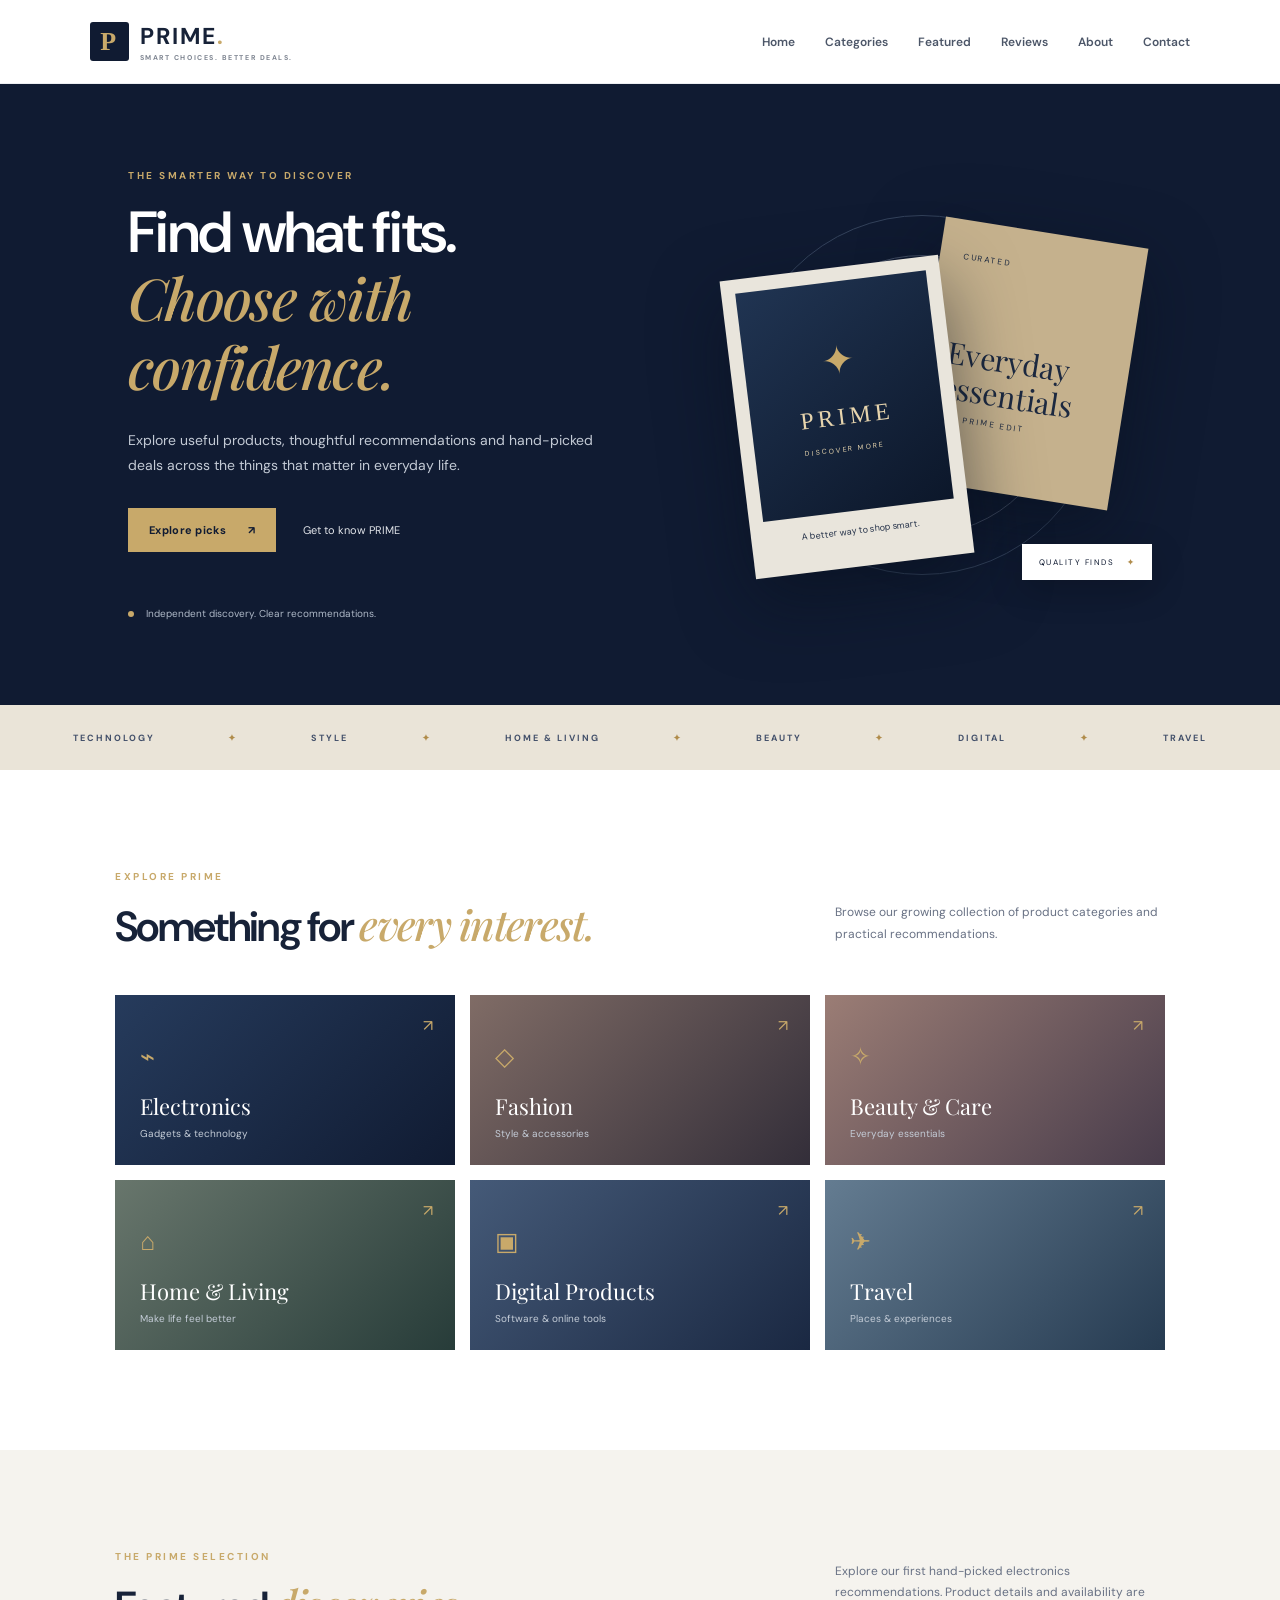
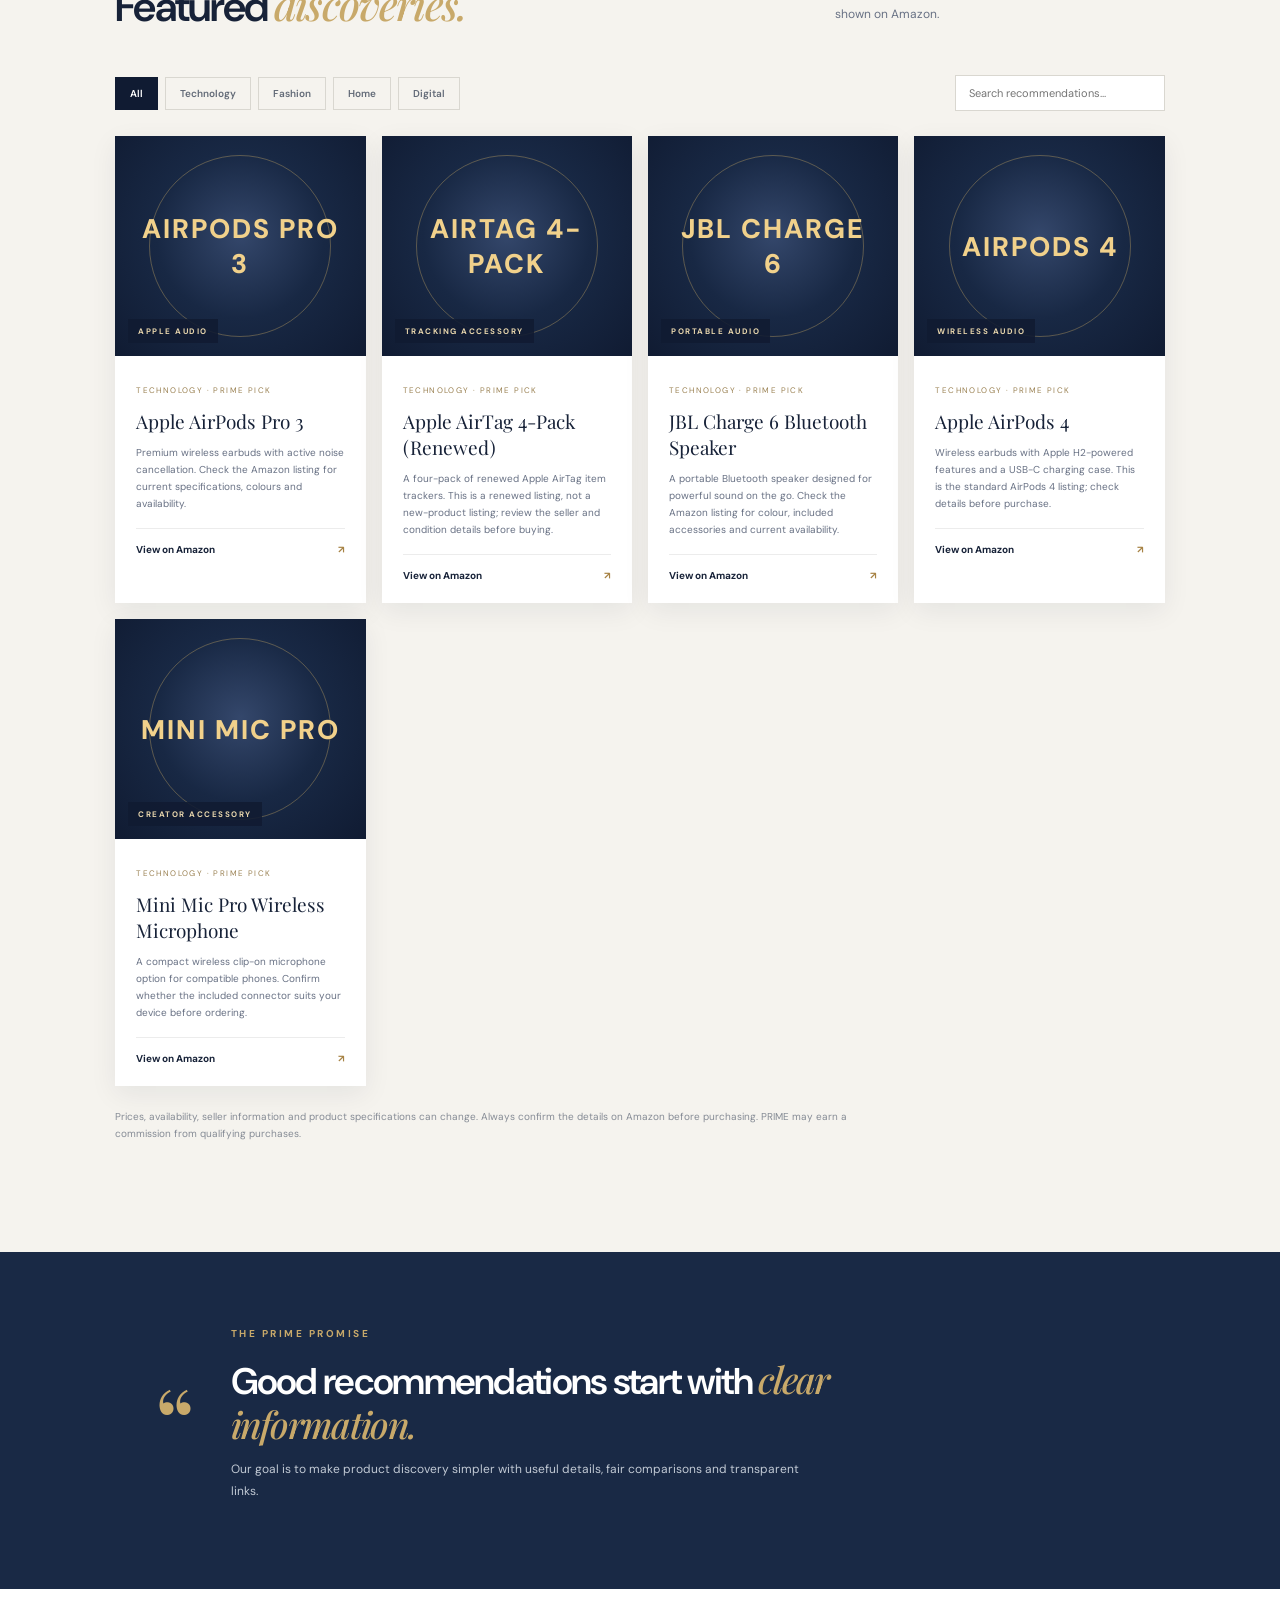
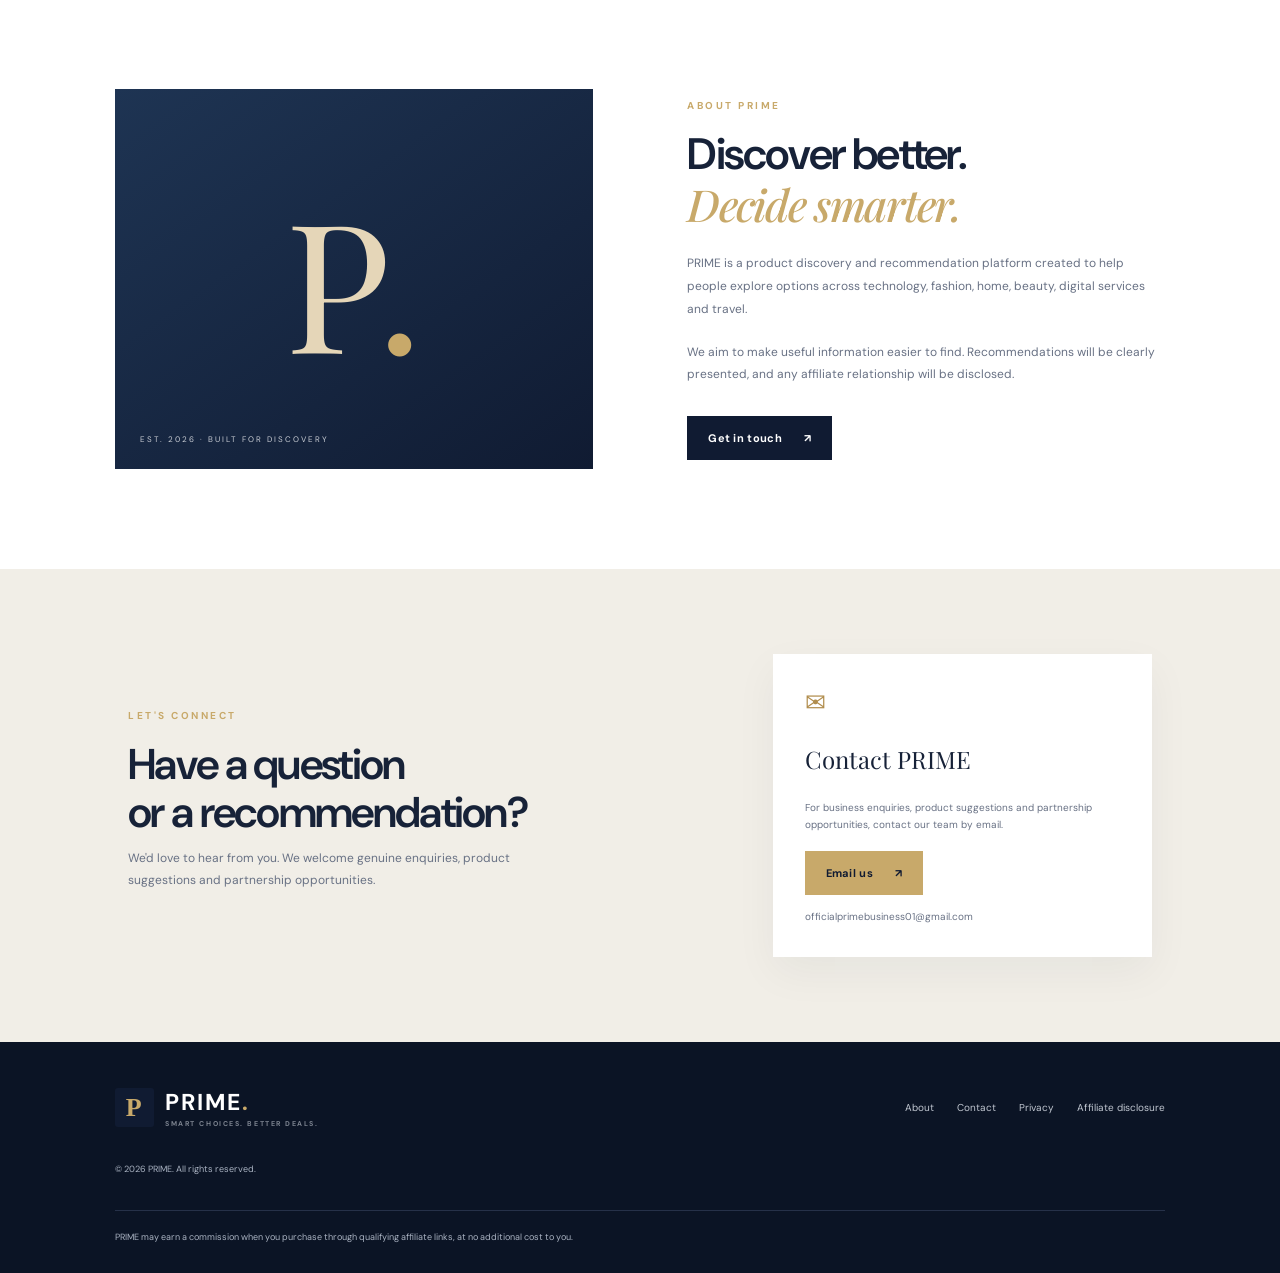
<file: index.html>
<!doctype html>
<html lang="en">
<head>
  <meta charset="utf-8">
  <meta name="viewport" content="width=device-width, initial-scale=1">
  <meta name="description" content="PRIME helps you discover useful products, compare options and explore deals from trusted sellers.">
  <meta name="theme-color" content="#101b32">
  <title>PRIME — Smart Choices. Better Deals.</title>
  <link rel="stylesheet" href="styles.css">
</head>
<body>
<header class="site-header">
  <a class="brand" href="#home" aria-label="PRIME home"><span class="brand-mark">P</span><span>PRIME<span class="brand-dot">.</span><small>SMART CHOICES. BETTER DEALS.</small></span></a>
  <button class="menu-toggle" aria-label="Open menu" aria-expanded="false">☰</button>
  <nav class="nav">
    <a href="#home">Home</a><a href="#categories">Categories</a><a href="#featured">Featured</a>
    <a href="#reviews">Reviews</a><a href="#about">About</a><a href="#contact">Contact</a>
  </nav>
</header>

<main>
<section class="hero" id="home">
  <div class="hero-copy">
    <p class="eyebrow">THE SMARTER WAY TO DISCOVER</p>
    <h1>Find what fits.<br><em>Choose with confidence.</em></h1>
    <p class="hero-text">Explore useful products, thoughtful recommendations and hand-picked deals across the things that matter in everyday life.</p>
    <div class="hero-actions"><a class="button button-gold" href="#featured">Explore picks <span>↗</span></a><a class="text-link" href="#about">Get to know PRIME</a></div>
    <div class="trust-line"><span class="trust-dot"></span> Independent discovery. Clear recommendations.</div>
  </div>
  <div class="hero-art" aria-label="Decorative premium product display">
    <div class="orbit orbit-one"></div><div class="orbit orbit-two"></div>
    <div class="hero-card card-back"><span>CURATED</span><b>Everyday<br>essentials</b><small>THE PRIME EDIT</small></div>
    <div class="hero-card card-front"><div class="device-screen"><span class="screen-spark">✦</span><span>PRIME<br><small>DISCOVER MORE</small></span></div><div class="card-caption">A better way to shop smart.</div></div>
    <div class="floating-tag">QUALITY FINDS <b>✦</b></div>
  </div>
</section>

<section class="ticker"><span>TECHNOLOGY</span><i>✦</i><span>STYLE</span><i>✦</i><span>HOME & LIVING</span><i>✦</i><span>BEAUTY</span><i>✦</i><span>DIGITAL</span><i>✦</i><span>TRAVEL</span></section>

<section class="section" id="categories">
  <div class="section-heading"><div><p class="eyebrow">EXPLORE PRIME</p><h2>Something for <em>every interest.</em></h2></div><p>Browse our growing collection of product categories and practical recommendations.</p></div>
  <div class="category-grid">
    <a class="category cat-tech" href="#featured"><span class="category-icon">⌁</span><b>Electronics</b><small>Gadgets & technology</small><span class="arrow">↗</span></a>
    <a class="category cat-style" href="#featured"><span class="category-icon">◇</span><b>Fashion</b><small>Style & accessories</small><span class="arrow">↗</span></a>
    <a class="category cat-beauty" href="#featured"><span class="category-icon">✧</span><b>Beauty & Care</b><small>Everyday essentials</small><span class="arrow">↗</span></a>
    <a class="category cat-home" href="#featured"><span class="category-icon">⌂</span><b>Home & Living</b><small>Make life feel better</small><span class="arrow">↗</span></a>
    <a class="category cat-digital" href="#featured"><span class="category-icon">▣</span><b>Digital Products</b><small>Software & online tools</small><span class="arrow">↗</span></a>
    <a class="category cat-travel" href="#featured"><span class="category-icon">✈</span><b>Travel</b><small>Places & experiences</small><span class="arrow">↗</span></a>
  </div>
</section>

<section class="featured-section" id="featured">
  <div class="section-heading"><div><p class="eyebrow">THE PRIME SELECTION</p><h2>Featured <em>discoveries.</em></h2></div><p>Explore our first hand-picked electronics recommendations. Product details and availability are shown on Amazon.</p></div>
  <div class="toolbar"><div class="filters" role="group" aria-label="Filter products"><button class="filter active" data-filter="all">All</button><button class="filter" data-filter="technology">Technology</button><button class="filter" data-filter="fashion">Fashion</button><button class="filter" data-filter="home">Home</button><button class="filter" data-filter="digital">Digital</button></div><input id="search" type="search" placeholder="Search recommendations..." aria-label="Search recommendations"></div>
  <div class="product-grid" id="product-grid">
    <article class="product-card" data-category="technology"><div class="product-photo prime-product-art"><span class="photo-tag">APPLE AUDIO</span><div class="product-art-label">AIRPODS PRO 3</div></div><div class="product-info"><small>TECHNOLOGY · PRIME PICK</small><h3>Apple AirPods Pro 3</h3><p>Premium wireless earbuds with active noise cancellation. Check the Amazon listing for current specifications, colours and availability.</p><a class="product-link" href="https://www.amazon.com/Apple-Cancellation-Translation-Headphones-High-Fidelity/dp/B0FQFB8FMG?linkCode=ll2&tag=primebusine08-20&linkId=8381d43de99c7e36f9fa5f510024480e&language=en_US&gaOptInStatus=true&ref_=as_li_ss_tl" target="_blank" rel="sponsored nofollow noopener">View on Amazon <span>↗</span></a></div></article>
    <article class="product-card" data-category="technology"><div class="product-photo prime-product-art"><span class="photo-tag">TRACKING ACCESSORY</span><div class="product-art-label">AIRTAG 4-PACK</div></div><div class="product-info"><small>TECHNOLOGY · PRIME PICK</small><h3>Apple AirTag 4-Pack (Renewed)</h3><p>A four-pack of renewed Apple AirTag item trackers. This is a renewed listing, not a new-product listing; review the seller and condition details before buying.</p><a class="product-link" href="https://www.amazon.com/Apple-AirTag-Tracking-Device-Renewed/dp/B0DJ1P83SN?linkCode=ll2&tag=primebusine08-20&linkId=e7dd6007ec454a1543aefc316a2f91ad&language=en_US&gaOptInStatus=true&ref_=as_li_ss_tl" target="_blank" rel="sponsored nofollow noopener">View on Amazon <span>↗</span></a></div></article>
    <article class="product-card" data-category="technology"><div class="product-photo prime-product-art"><span class="photo-tag">PORTABLE AUDIO</span><div class="product-art-label">JBL CHARGE 6</div></div><div class="product-info"><small>TECHNOLOGY · PRIME PICK</small><h3>JBL Charge 6 Bluetooth Speaker</h3><p>A portable Bluetooth speaker designed for powerful sound on the go. Check the Amazon listing for colour, included accessories and current availability.</p><a class="product-link" href="https://www.amazon.com/JBL-Charge-Waterproof-Drop-Proof-Built/dp/B0DN35M7S9?linkCode=ll2&tag=primebusine08-20&linkId=1b91e286e5e44388a0f91e5b7850bd16&language=en_US&gaOptInStatus=true&ref_=as_li_ss_tl" target="_blank" rel="sponsored nofollow noopener">View on Amazon <span>↗</span></a></div></article>
    <article class="product-card" data-category="technology"><div class="product-photo prime-product-art"><span class="photo-tag">WIRELESS AUDIO</span><div class="product-art-label">AIRPODS 4</div></div><div class="product-info"><small>TECHNOLOGY · PRIME PICK</small><h3>Apple AirPods 4</h3><p>Wireless earbuds with Apple H2-powered features and a USB-C charging case. This is the standard AirPods 4 listing; check details before purchase.</p><a class="product-link" href="https://www.amazon.com/Apple-Generation-Wireless-W129187548-Bluetooth/dp/B0DGHWD7CT?linkCode=ll2&tag=primebusine08-20&linkId=295b8acb1b8a036d63c5a400ee9be267&language=en_US&gaOptInStatus=true&ref_=as_li_ss_tl" target="_blank" rel="sponsored nofollow noopener">View on Amazon <span>↗</span></a></div></article>
    <article class="product-card" data-category="technology"><div class="product-photo prime-product-art"><span class="photo-tag">CREATOR ACCESSORY</span><div class="product-art-label">MINI MIC PRO</div></div><div class="product-info"><small>TECHNOLOGY · PRIME PICK</small><h3>Mini Mic Pro Wireless Microphone</h3><p>A compact wireless clip-on microphone option for compatible phones. Confirm whether the included connector suits your device before ordering.</p><a class="product-link" href="https://www.amazon.com/Mini-Mic-Pro-Professional-Microphone/dp/B0CMJTSVRW?linkCode=ll2&tag=primebusine08-20&linkId=9412c3cf0fba7b99bd8b9879ff6edaf7&language=en_US&gaOptInStatus=true&ref_=as_li_ss_tl" target="_blank" rel="sponsored nofollow noopener">View on Amazon <span>↗</span></a></div></article>
  </div>
  <p class="demo-note">Prices, availability, seller information and product specifications can change. Always confirm the details on Amazon before purchasing. PRIME may earn a commission from qualifying purchases.</p>
</section>

<section class="quote-band" id="reviews"><span class="quote-mark">“</span><div><p class="eyebrow">THE PRIME PROMISE</p><h2>Good recommendations start with <em>clear information.</em></h2><p>Our goal is to make product discovery simpler with useful details, fair comparisons and transparent links.</p></div></section>

<section class="section about-section" id="about"><div class="about-visual"><div class="about-monogram">P<span>.</span></div><span class="about-label">EST. 2026 · BUILT FOR DISCOVERY</span></div><div class="about-copy"><p class="eyebrow">ABOUT PRIME</p><h2>Discover better.<br><em>Decide smarter.</em></h2><p>PRIME is a product discovery and recommendation platform created to help people explore options across technology, fashion, home, beauty, digital services and travel.</p><p>We aim to make useful information easier to find. Recommendations will be clearly presented, and any affiliate relationship will be disclosed.</p><a class="button button-dark" href="#contact">Get in touch <span>↗</span></a></div></section>

<section class="contact-section" id="contact"><div><p class="eyebrow">LET'S CONNECT</p><h2>Have a question<br>or a recommendation?</h2><p>We'd love to hear from you. We welcome genuine enquiries, product suggestions and partnership opportunities.</p></div><div class="contact-panel"><span class="contact-icon">✉</span><h3>Contact PRIME</h3><p>For business enquiries, product suggestions and partnership opportunities, contact our team by email.</p><a class="button button-gold" href="mailto:officialprimebusiness01@gmail.com">Email us <span>↗</span></a><small>officialprimebusiness01@gmail.com</small></div></section>
</main>

<footer class="footer"><a class="brand footer-brand" href="#home"><span class="brand-mark">P</span><span>PRIME<span class="brand-dot">.</span><small>SMART CHOICES. BETTER DEALS.</small></span></a><div class="footer-links"><a href="#about">About</a><a href="#contact">Contact</a><a href="privacy.html">Privacy</a><a href="disclosure.html">Affiliate disclosure</a></div><p>© <span id="year"></span> PRIME. All rights reserved.</p><p class="footer-note">PRIME may earn a commission when you purchase through qualifying affiliate links, at no additional cost to you.</p></footer>
<script src="script.js"></script>
</body></html>
</file>
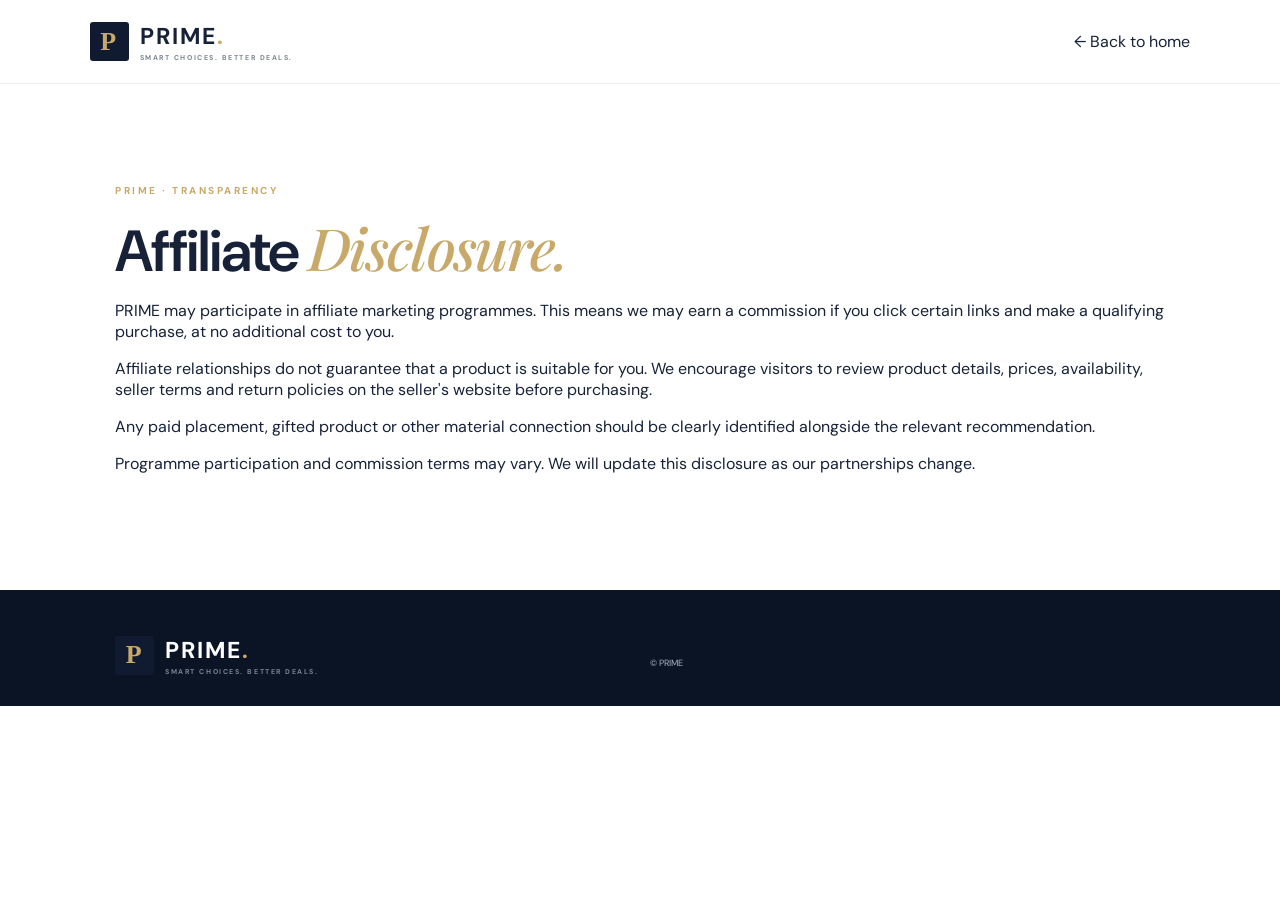
<file: disclosure.html>
<!doctype html><html lang="en"><head><meta charset="utf-8"><meta name="viewport" content="width=device-width,initial-scale=1"><title>Affiliate Disclosure | PRIME</title><link rel="stylesheet" href="styles.css"></head><body><header class="site-header"><a class="brand" href="index.html"><span class="brand-mark">P</span><span>PRIME<span class="brand-dot">.</span><small>SMART CHOICES. BETTER DEALS.</small></span></a><a href="index.html">← Back to home</a></header><main class="section"><p class="eyebrow">PRIME · TRANSPARENCY</p><h2>Affiliate <em>Disclosure.</em></h2><p>PRIME may participate in affiliate marketing programmes. This means we may earn a commission if you click certain links and make a qualifying purchase, at no additional cost to you.</p><p>Affiliate relationships do not guarantee that a product is suitable for you. We encourage visitors to review product details, prices, availability, seller terms and return policies on the seller's website before purchasing.</p><p>Any paid placement, gifted product or other material connection should be clearly identified alongside the relevant recommendation.</p><p>Programme participation and commission terms may vary. We will update this disclosure as our partnerships change.</p></main><footer class="footer"><a class="brand footer-brand" href="index.html"><span class="brand-mark">P</span><span>PRIME<span class="brand-dot">.</span><small>SMART CHOICES. BETTER DEALS.</small></span></a><p>© PRIME</p></footer></body></html>
</file>
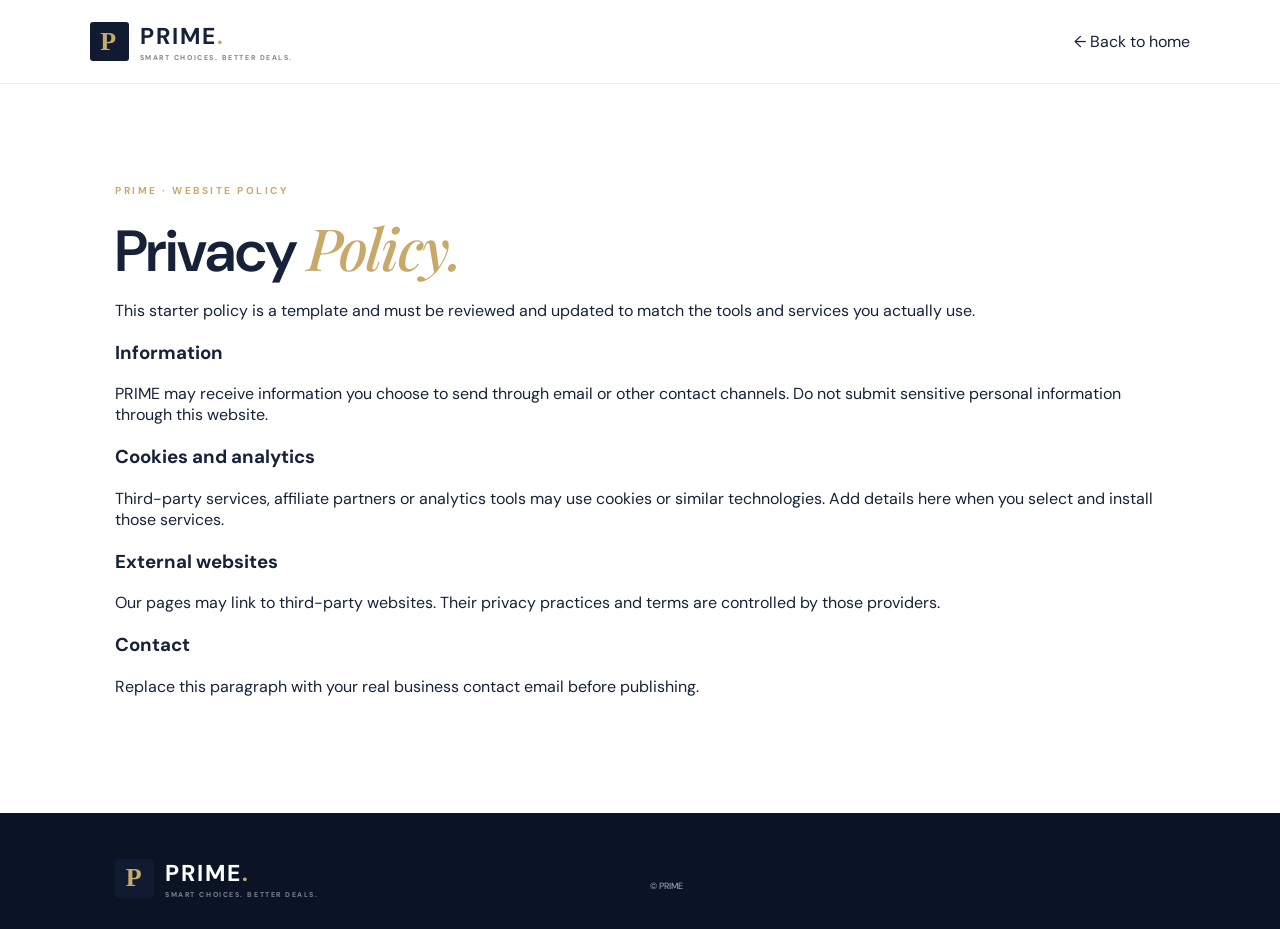
<file: privacy.html>
<!doctype html><html lang="en"><head><meta charset="utf-8"><meta name="viewport" content="width=device-width,initial-scale=1"><title>Privacy Policy | PRIME</title><link rel="stylesheet" href="styles.css"></head><body><header class="site-header"><a class="brand" href="index.html"><span class="brand-mark">P</span><span>PRIME<span class="brand-dot">.</span><small>SMART CHOICES. BETTER DEALS.</small></span></a><a href="index.html">← Back to home</a></header><main class="section"><p class="eyebrow">PRIME · WEBSITE POLICY</p><h2>Privacy <em>Policy.</em></h2><p>This starter policy is a template and must be reviewed and updated to match the tools and services you actually use.</p><h3>Information</h3><p>PRIME may receive information you choose to send through email or other contact channels. Do not submit sensitive personal information through this website.</p><h3>Cookies and analytics</h3><p>Third-party services, affiliate partners or analytics tools may use cookies or similar technologies. Add details here when you select and install those services.</p><h3>External websites</h3><p>Our pages may link to third-party websites. Their privacy practices and terms are controlled by those providers.</p><h3>Contact</h3><p>Replace this paragraph with your real business contact email before publishing.</p></main><footer class="footer"><a class="brand footer-brand" href="index.html"><span class="brand-mark">P</span><span>PRIME<span class="brand-dot">.</span><small>SMART CHOICES. BETTER DEALS.</small></span></a><p>© PRIME</p></footer></body></html>
</file>
<file: styles.css>
@import url('https://fonts.googleapis.com/css2?family=DM+Sans:wght@400;500;600;700&family=Playfair+Display:ital,wght@0,500;0,600;0,700;1,500;1,600&display=swap');
:root{--navy:#101b32;--navy2:#192945;--gold:#c8a96a;--cream:#f5f3ee;--ink:#172238;--muted:#687184}
*{box-sizing:border-box}html{scroll-behavior:smooth}body{margin:0;font-family:'DM Sans',Arial,sans-serif;color:var(--ink);background:#fff}a{color:inherit;text-decoration:none}.site-header{height:84px;padding:0 7%;display:flex;align-items:center;justify-content:space-between;background:#fff;position:sticky;top:0;z-index:10;border-bottom:1px solid #eceef1}.brand{display:flex;align-items:center;gap:11px;font-size:23px;font-weight:700;letter-spacing:2px}.brand-mark{width:39px;height:39px;background:var(--navy);color:var(--gold);display:grid;place-items:center;font-family:Georgia,serif;font-size:26px;border-radius:3px}.brand-dot{color:var(--gold)}.brand small{display:block;font-size:7px;letter-spacing:1.55px;color:#7d8490;margin-top:2px}.nav{display:flex;gap:30px;font-size:12px;font-weight:600;color:#4c5668}.nav a:hover,.footer-links a:hover{color:#b08c4b}.menu-toggle{display:none;background:none;border:0;font-size:25px;color:var(--navy)}
.hero{background:var(--navy);color:white;min-height:590px;padding:85px 10%;display:grid;grid-template-columns:1.1fr .9fr;align-items:center;overflow:hidden}.eyebrow{font-size:10px;letter-spacing:2.5px;font-weight:700;color:var(--gold);margin:0 0 18px}.hero h1,.section h2,.section-heading h2,.about-copy h2,.quote-band h2,.contact-section h2{font-size:clamp(36px,5vw,58px);line-height:1.12;letter-spacing:-1.7px;margin:0;font-weight:600}.hero h1 em,.section h2 em,.section-heading h2 em,.about-copy h2 em,.quote-band h2 em{font-family:'Playfair Display',serif;color:var(--gold);font-weight:500}.hero-text{max-width:480px;color:#c3cad5;line-height:1.8;font-size:14px;margin:25px 0 30px}.hero-actions{display:flex;align-items:center;gap:27px}.button{display:inline-flex;align-items:center;gap:22px;padding:15px 21px;font-size:11px;font-weight:700;letter-spacing:.3px}.button-gold{background:var(--gold);color:var(--navy)}.button-dark{background:var(--navy);color:white}.text-link{font-size:11px;color:#e1e4e9}.trust-line{margin-top:55px;color:#aeb8c7;font-size:10px}.trust-dot{display:inline-block;width:6px;height:6px;border-radius:50%;background:var(--gold);margin-right:9px}.hero-art{height:400px;position:relative;display:grid;place-items:center}.orbit{position:absolute;border:1px solid #34435c;border-radius:50%;width:360px;height:360px}.orbit-two{width:280px;height:280px;border-color:#48536a}.hero-card{position:absolute;box-shadow:0 25px 70px #080f1d88}.card-back{width:205px;height:265px;background:#c5b18d;right:5%;top:36px;padding:23px;color:#1c2940;transform:rotate(9deg)}.card-back span,.card-back small{font-size:8px;letter-spacing:2px}.card-back b{display:block;font:30px/1.15 'Playfair Display',serif;margin-top:72px}.card-front{width:220px;height:300px;background:#e9e5dc;left:10%;top:72px;transform:rotate(-7deg);padding:14px}.device-screen{height:230px;background:linear-gradient(145deg,#203452,#0c172a);display:flex;flex-direction:column;align-items:center;justify-content:center;color:#e6d4ad;font:24px Georgia;letter-spacing:4px}.device-screen small{font:7px 'DM Sans';letter-spacing:2px}.screen-spark{font-size:40px;color:var(--gold);margin-bottom:20px}.card-caption{color:#26334a;text-align:center;font-size:9px;margin-top:14px}.floating-tag{position:absolute;bottom:15px;right:0;background:white;color:var(--navy);padding:13px 17px;font-size:8px;letter-spacing:1.5px;box-shadow:0 10px 35px #0003}.floating-tag b{color:#b08c4b;margin-left:9px}.ticker{height:65px;background:#eae4d8;display:flex;align-items:center;justify-content:space-evenly;color:#43506a;font-size:9px;font-weight:700;letter-spacing:2px;flex-wrap:wrap}.ticker i{color:#b08c4b;font-style:normal}.section,.featured-section{padding:100px 9%}.section-heading{display:flex;align-items:end;justify-content:space-between;gap:35px;margin-bottom:45px}.section-heading h2{font-size:42px}.section-heading>p{max-width:330px;color:var(--muted);font-size:12px;line-height:1.8;margin:0 0 5px}.category-grid{display:grid;grid-template-columns:repeat(3,1fr);gap:15px}.category{min-height:170px;padding:25px;position:relative;display:flex;flex-direction:column;justify-content:end;color:white;overflow:hidden}.category:before{content:"";position:absolute;inset:0;background:linear-gradient(135deg,#263b5c,#101b32);z-index:0}.category>*{position:relative}.category-icon{font-size:25px;color:var(--gold);margin-bottom:18px}.category b{font:22px 'Playfair Display',serif}.category small{font-size:10px;color:#c4ccd7;margin-top:6px}.category .arrow{position:absolute;right:22px;top:20px;color:var(--gold)}.cat-style:before{background:linear-gradient(135deg,#806c66,#332e39)}.cat-beauty:before{background:linear-gradient(135deg,#9b7d75,#483c4b)}.cat-home:before{background:linear-gradient(135deg,#68766c,#273c39)}.cat-digital:before{background:linear-gradient(135deg,#455a78,#1a2842)}.cat-travel:before{background:linear-gradient(135deg,#647c91,#263b51)}.featured-section{background:var(--cream)}.toolbar{display:flex;justify-content:space-between;gap:20px;align-items:center;margin-bottom:25px}.filters{display:flex;gap:7px;flex-wrap:wrap}.filter{border:1px solid #d9d7d0;background:transparent;padding:9px 14px;font:600 10px 'DM Sans';color:#626a77;cursor:pointer}.filter.active,.filter:hover{background:var(--navy);color:white;border-color:var(--navy)}#search{padding:10px 13px;border:1px solid #d9d7d0;background:white;font:11px 'DM Sans';min-width:210px}.product-grid{display:grid;grid-template-columns:repeat(4,1fr);gap:16px}.product-card{background:#fff}.product-art{height:190px;display:flex;align-items:center;justify-content:center;position:relative;color:#fff;font:24px/1.15 'Playfair Display',serif;text-align:center;letter-spacing:1px}.product-art b{position:absolute;right:14px;top:14px;font:10px 'DM Sans';color:#fff9}.art-one{background:linear-gradient(135deg,#415c78,#101b32)}.art-two{background:linear-gradient(135deg,#9a817b,#4a3d45)}.art-three{background:linear-gradient(135deg,#829083,#354a43)}.art-four{background:linear-gradient(135deg,#596d8a,#25324a)}.product-info{padding:20px}.product-info small{font-size:8px;letter-spacing:1.4px;color:#9a8152}.product-info h3{font:19px 'Playfair Display',serif;margin:10px 0}.product-info p{font-size:10px;line-height:1.7;color:var(--muted);min-height:35px}.product-link{display:flex;justify-content:space-between;border-top:1px solid #ececec;padding-top:14px;margin-top:16px;font-size:10px;font-weight:700}.product-link span{color:#a78345}.demo-note{font-size:10px;color:#858b95;margin-top:22px}.quote-band{padding:75px 12%;background:var(--navy2);color:white;display:flex;gap:35px;align-items:center}.quote-mark{font:100px 'Playfair Display',serif;color:var(--gold);line-height:.7}.quote-band h2{font-size:37px;max-width:650px}.quote-band p:last-child{font-size:12px;color:#c1c9d4;line-height:1.8;max-width:570px}.about-section{display:grid;grid-template-columns:1fr 1fr;gap:9%;align-items:center}.about-visual{min-height:380px;background:linear-gradient(145deg,#1e3453,#101b32);display:grid;place-items:center;position:relative}.about-monogram{font:180px 'Playfair Display',serif;color:#e5d6b8}.about-monogram span{color:var(--gold)}.about-label{position:absolute;bottom:25px;left:25px;color:#c9cdd4;font-size:8px;letter-spacing:2px}.about-copy h2{font-size:44px}.about-copy>p:not(.eyebrow){font-size:12px;line-height:1.9;color:var(--muted);margin:20px 0}.about-copy .button{margin-top:10px}.contact-section{background:#f1eee7;padding:85px 10%;display:grid;grid-template-columns:1fr .7fr;gap:10%;align-items:center}.contact-section h2{font-size:43px}.contact-section>div>p:last-child{font-size:12px;color:var(--muted);line-height:1.8;max-width:390px}.contact-panel{background:white;padding:32px;box-shadow:0 15px 40px #1a27400d}.contact-icon{color:#b18d4d;font-size:25px}.contact-panel h3{font:24px 'Playfair Display',serif}.contact-panel p,.contact-panel small{font-size:10px;color:var(--muted);line-height:1.7}.contact-panel small{display:block;margin-top:13px}.footer{background:#0b1425;color:white;padding:45px 9% 30px;display:grid;grid-template-columns:1fr 1fr;gap:20px;align-items:center}.footer-brand{width:max-content}.footer-links{display:flex;justify-content:end;gap:23px;font-size:10px;color:#c1c7d1}.footer>p{font-size:9px;color:#aab3c2;margin:15px 0 0}.footer-note{grid-column:1/-1;border-top:1px solid #263149;padding-top:20px}
@media(max-width:800px){.site-header{height:70px;padding:0 5%}.menu-toggle{display:block}.nav{display:none;position:absolute;top:70px;left:0;right:0;background:white;padding:20px 7%;flex-direction:column;gap:18px;border-bottom:1px solid #eee}.nav.open{display:flex}.hero{padding:65px 7%;grid-template-columns:1fr;min-height:auto}.hero-art{height:350px;margin-top:25px}.card-front{left:20%}.card-back{right:12%}.ticker{gap:13px;padding:15px;height:auto;min-height:60px}.section,.featured-section{padding:70px 6%}.section-heading{display:block}.section-heading>p{margin-top:18px}.category-grid{grid-template-columns:repeat(2,1fr)}.product-grid{grid-template-columns:repeat(2,1fr)}.quote-band{padding:60px 7%}.about-section{grid-template-columns:1fr;gap:40px}.about-visual{min-height:290px}.contact-section{grid-template-columns:1fr;gap:35px;padding:65px 7%}}
@media(max-width:480px){.hero h1{font-size:42px}.hero-art{height:300px}.orbit{width:280px;height:280px}.orbit-two{width:220px;height:220px}.card-front{width:175px;height:245px;left:9%;top:35px}.device-screen{height:185px}.card-back{width:165px;height:220px;right:2%;top:15px}.card-back b{font-size:24px;margin-top:55px}.category-grid{grid-template-columns:1fr 1fr;gap:9px}.category{min-height:145px;padding:16px}.category b{font-size:18px}.product-grid{grid-template-columns:1fr 1fr;gap:10px}.product-art{height:140px;font-size:19px}.product-info{padding:13px}.product-info h3{font-size:16px}.toolbar{align-items:stretch;flex-direction:column}#search{width:100%}.quote-band{gap:15px}.quote-mark{font-size:65px}.quote-band h2{font-size:30px}.contact-section h2{font-size:36px}.footer{grid-template-columns:1fr}.footer-links{justify-content:start;flex-wrap:wrap}.footer-note{grid-column:auto}}

/* Real-photography editorial product cards */
.product-card{overflow:hidden;box-shadow:0 8px 26px rgba(16,27,50,.07);transition:transform .25s ease,box-shadow .25s ease}.product-card:hover{transform:translateY(-5px);box-shadow:0 16px 35px rgba(16,27,50,.13)}.product-photo{height:205px;position:relative;overflow:hidden;background:#e8e5de}.product-photo img{width:100%;height:100%;object-fit:cover;display:block;transition:transform .5s ease}.product-card:hover .product-photo img{transform:scale(1.045)}.photo-tag{position:absolute;left:13px;bottom:13px;padding:7px 10px;background:rgba(16,27,50,.88);color:#e8d6ad;font-size:8px;font-weight:700;letter-spacing:1.5px}.product-info{padding:21px}.product-info p{min-height:52px}.demo-note{line-height:1.7;max-width:780px}.contact-panel .button{margin-top:8px}
@media(max-width:480px){.product-photo{height:150px}.product-info{padding:13px}.product-info p{min-height:75px}}


/* Real-photography editorial product cards */
.product-card{overflow:hidden;box-shadow:0 8px 26px rgba(16,27,50,.07);transition:transform .25s ease,box-shadow .25s ease}.product-card:hover{transform:translateY(-5px);box-shadow:0 16px 35px rgba(16,27,50,.13)}.product-photo{height:205px;position:relative;overflow:hidden;background:#e8e5de}.product-photo img{width:100%;height:100%;object-fit:cover;display:block;transition:transform .5s ease}.product-card:hover .product-photo img{transform:scale(1.045)}.photo-tag{position:absolute;left:13px;bottom:13px;padding:7px 10px;background:rgba(16,27,50,.88);color:#e8d6ad;font-size:8px;font-weight:700;letter-spacing:1.5px}.product-info p{min-height:52px}.demo-note{line-height:1.7;max-width:780px}
@media(max-width:480px){.product-photo{height:150px}.product-info p{min-height:75px}}

/* PRIME product-card artwork: branded text panels, not copied retailer images */
.prime-product-art{display:flex;align-items:center;justify-content:center;position:relative;min-height:220px;background:radial-gradient(circle at 50% 45%,#34476b 0,#182844 48%,#101b32 100%);overflow:hidden}
.prime-product-art:after{content:"";position:absolute;width:180px;height:180px;border:1px solid rgba(220,184,105,.35);border-radius:50%;}
.prime-product-art .product-art-label{font-size:clamp(18px,3vw,27px);font-weight:800;letter-spacing:2px;color:#f1d18b;text-align:center;padding:20px;z-index:1}
.prime-product-art .photo-tag{z-index:2}
</file>
